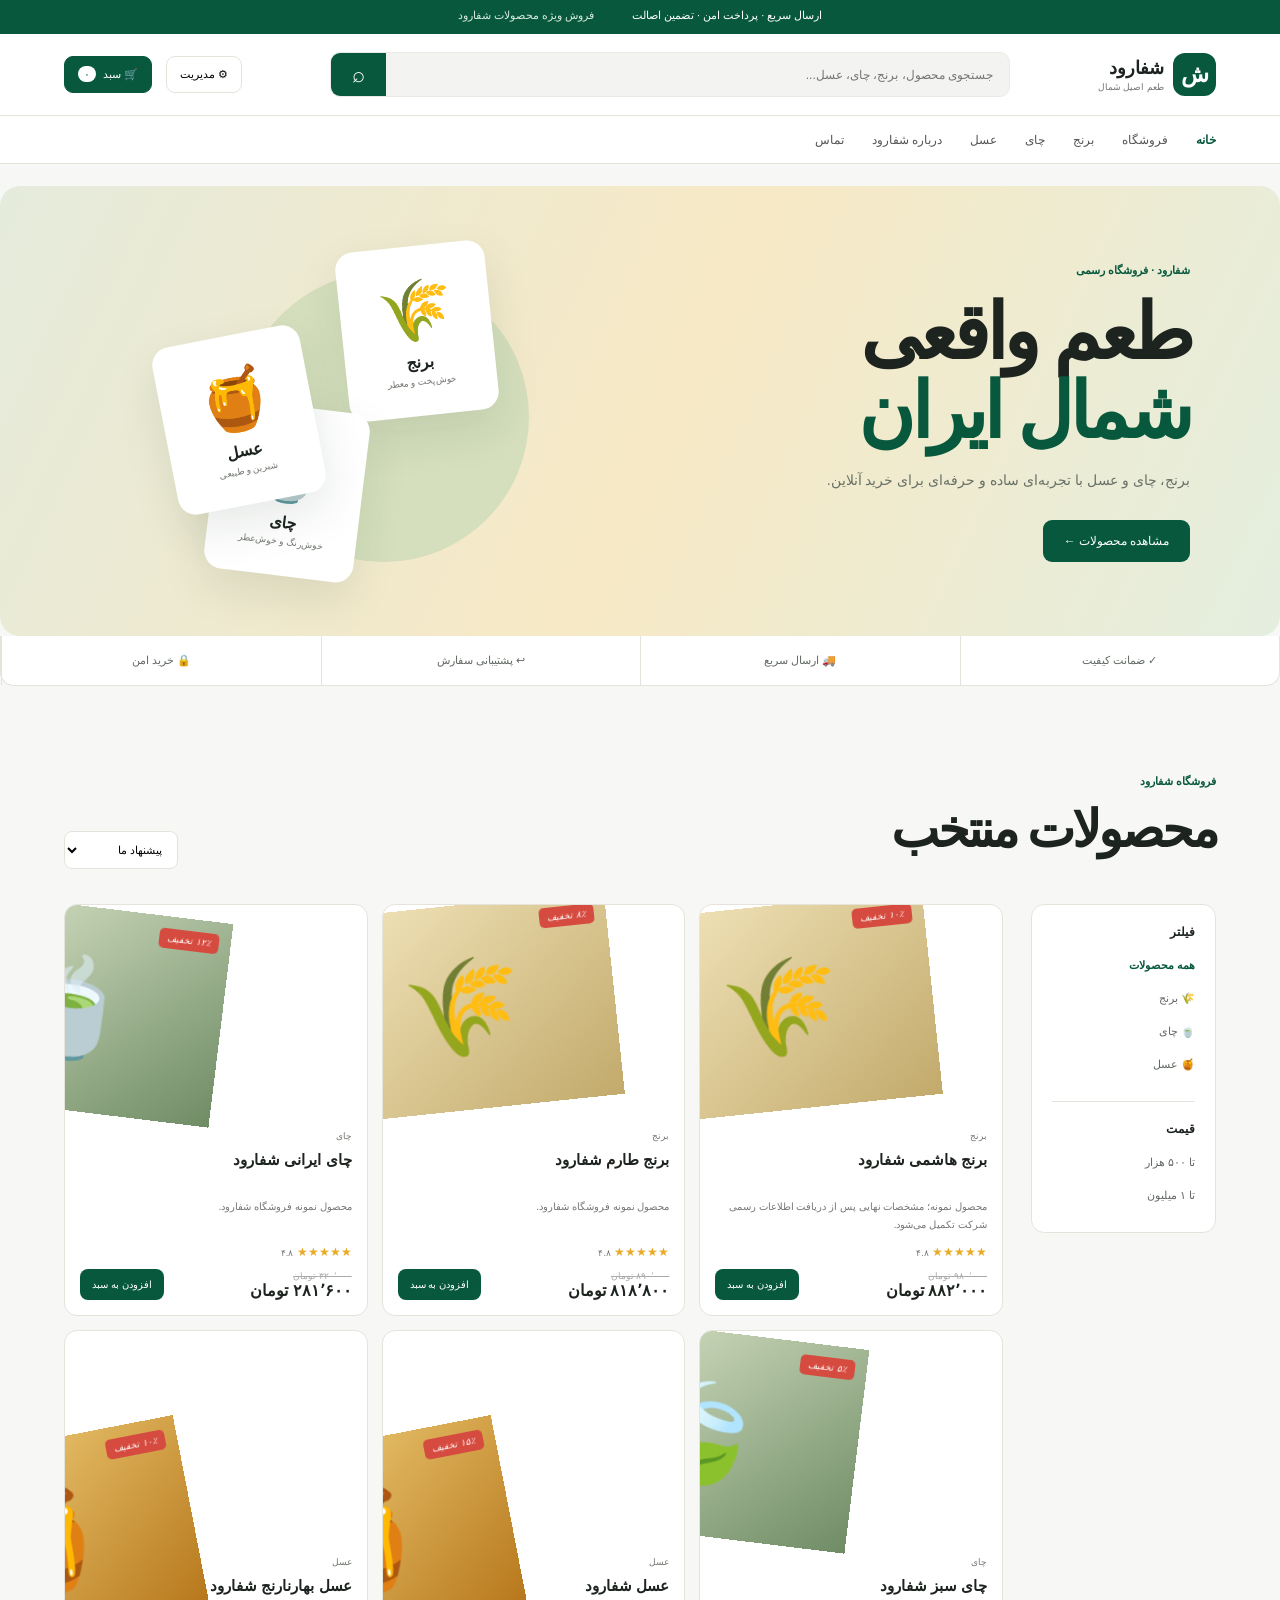
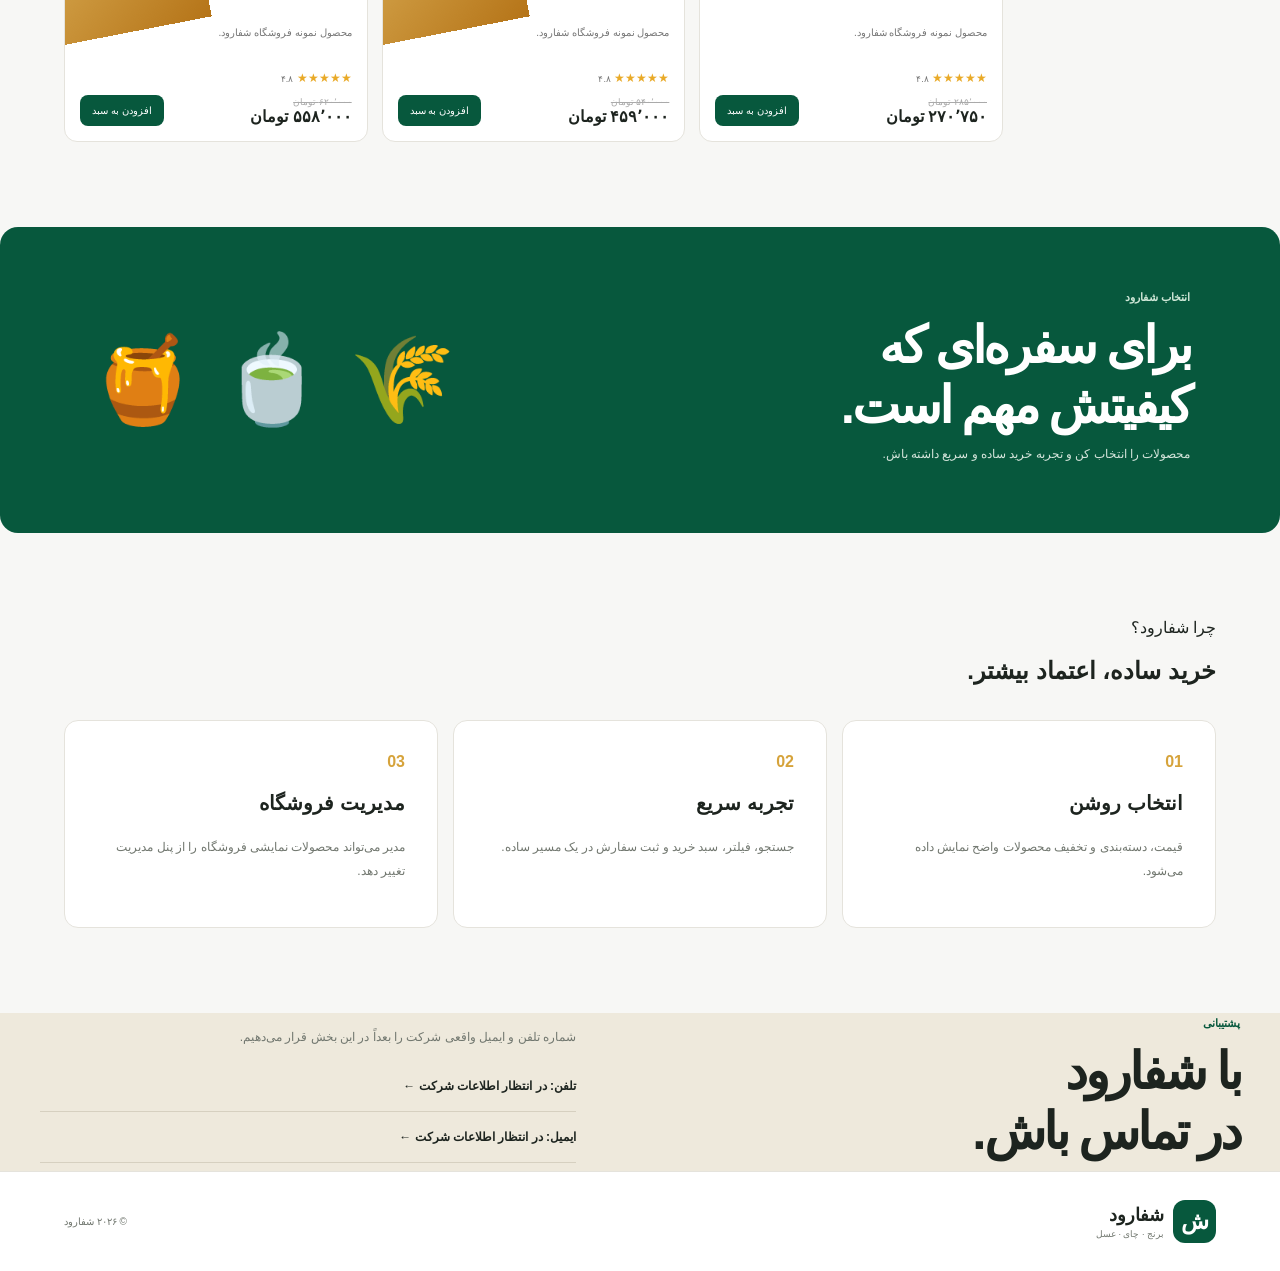
<file: index.html>
<!doctype html>
<html lang="fa" dir="rtl">
<head>
<meta charset="utf-8"><meta name="viewport" content="width=device-width,initial-scale=1">
<meta name="description" content="فروشگاه اینترنتی شفارود؛ برنج، چای و عسل">
<title>شفارود | فروشگاه محصولات اصیل</title>
<link rel="stylesheet" href="style.css">
</head>
<body>
<div class="top">ارسال سریع · پرداخت امن · تضمین اصالت <span>فروش ویژه محصولات شفارود</span></div>
<header><a class="logo" href="#home"><strong>ش</strong><div><b>شفارود</b><small>طعم اصیل شمال</small></div></a><div class="search"><input id="q" placeholder="جستجوی محصول، برنج، چای، عسل..."><button id="searchBtn">⌕</button></div><button class="headBtn" id="adminBtn">⚙ مدیریت</button><button class="cart" id="cartBtn">🛒 سبد <i id="count">۰</i></button></header>
<nav><a class="active" href="#home">خانه</a><a href="#products">فروشگاه</a><a href="#products" data-cat="برنج">برنج</a><a href="#products" data-cat="چای">چای</a><a href="#products" data-cat="عسل">عسل</a><a href="#about">درباره شفارود</a><a href="#contact">تماس</a></nav>
<main id="home">
<section class="hero"><div class="heroText"><label>شفارود · فروشگاه رسمی</label><h1>طعم واقعی<br><em>شمال ایران</em></h1><p>برنج، چای و عسل با تجربه‌ای ساده و حرفه‌ای برای خرید آنلاین.</p><a href="#products" class="primary">مشاهده محصولات ←</a></div><div class="heroCards"><div class="heroCard rice">🌾<b>برنج</b><small>خوش‌پخت و معطر</small></div><div class="heroCard tea">🍵<b>چای</b><small>خوش‌رنگ و خوش‌عطر</small></div><div class="heroCard honey">🍯<b>عسل</b><small>شیرین و طبیعی</small></div></div></section>
<section class="trust"><div>✓ ضمانت کیفیت</div><div>🚚 ارسال سریع</div><div>↩ پشتیبانی سفارش</div><div>🔒 خرید امن</div></section>
<section class="section" id="products"><div class="sectionHead"><div><label>فروشگاه شفارود</label><h2>محصولات منتخب</h2></div><div class="controls"><select id="sort"><option value="default">پیشنهاد ما</option><option value="low">ارزان‌ترین</option><option value="high">گران‌ترین</option><option value="discount">بیشترین تخفیف</option></select></div></div><div class="shop"><aside><b>فیلتر</b><button class="filter active" data-cat="همه">همه محصولات</button><button class="filter" data-cat="برنج">🌾 برنج</button><button class="filter" data-cat="چای">🍵 چای</button><button class="filter" data-cat="عسل">🍯 عسل</button><hr><b>قیمت</b><button class="priceFilter" data-max="500000">تا ۵۰۰ هزار</button><button class="priceFilter" data-max="1000000">تا ۱ میلیون</button></aside><div><div id="grid" class="grid"></div><div id="empty" class="empty hidden">محصولی پیدا نشد.</div></div></div></section>
<section class="banner"><div><label>انتخاب شفارود</label><h2>برای سفره‌ای که<br>کیفیتش مهم است.</h2><p>محصولات را انتخاب کن و تجربه خرید ساده و سریع داشته باش.</p></div><div class="bigIcon">🌾 🍵 🍯</div></section>
<section class="section" id="about"><label>چرا شفارود؟</label><h2>خرید ساده، اعتماد بیشتر.</h2><div class="why"><article><span>01</span><h3>انتخاب روشن</h3><p>قیمت، دسته‌بندی و تخفیف محصولات واضح نمایش داده می‌شود.</p></article><article><span>02</span><h3>تجربه سریع</h3><p>جستجو، فیلتر، سبد خرید و ثبت سفارش در یک مسیر ساده.</p></article><article><span>03</span><h3>مدیریت فروشگاه</h3><p>مدیر می‌تواند محصولات نمایشی فروشگاه را از پنل مدیریت تغییر دهد.</p></article></div></section>
<section class="contact" id="contact"><div><label>پشتیبانی</label><h2>با شفارود<br>در تماس باش.</h2></div><div><p>شماره تلفن و ایمیل واقعی شرکت را بعداً در این بخش قرار می‌دهیم.</p><div class="line">تلفن: در انتظار اطلاعات شرکت ←</div><div class="line">ایمیل: در انتظار اطلاعات شرکت ←</div></div></section>
</main>
<footer><div class="logo"><strong>ش</strong><div><b>شفارود</b><small>برنج · چای · عسل</small></div></div><span>© ۲۰۲۶ شفارود</span></footer>
<div id="toast" class="toast"></div>
<div class="modal" id="cartModal"><div class="card"><button class="close" data-close="cartModal">×</button><h2>سبد خرید</h2><div id="items"></div><div class="total"><span>جمع کل</span><b id="total">۰ تومان</b></div><button class="primary wide" id="checkout">ادامه ثبت سفارش</button></div></div>
<div class="modal" id="checkoutModal"><div class="card"><button class="close" data-close="checkoutModal">×</button><h2>ثبت سفارش</h2><p class="muted">این نسخه فرانت‌اند است؛ برای ثبت واقعی سفارش، درگاه و دیتابیس باید به پروژه متصل شود.</p><form id="checkoutForm"><input required placeholder="نام و نام خانوادگی"><input required placeholder="شماره تماس"><textarea required placeholder="آدرس تحویل"></textarea><button class="primary wide">ثبت درخواست</button></form></div></div>
<div class="modal" id="adminModal"><div class="card adminCard"><button class="close" data-close="adminModal">×</button><div id="login"><label>پنل مدیریت</label><h2>ورود مدیر</h2><p class="muted">کد نمایشی را وارد کن.</p><div class="code"><input id="code" type="password" placeholder="کد مدیریت"><button id="loginBtn">ورود</button></div><small>کد نمونه: 1403</small></div><div id="panel" class="hidden"><div class="panelHead"><div><label>مدیریت محصولات</label><h2>پنل شفارود</h2></div><button id="logout">خروج</button></div><form id="productForm" class="form"><input id="name" required placeholder="نام محصول"><select id="cat"><option>برنج</option><option>چای</option><option>عسل</option></select><input id="price" type="number" required placeholder="قیمت تومان"><input id="disc" type="number" min="0" max="90" value="0" placeholder="تخفیف درصدی"><input id="icon" maxlength="2" value="📦" placeholder="آیکون"><textarea id="desc" placeholder="توضیح کوتاه"></textarea><button class="primary wide">+ افزودن محصول</button></form><div id="adminList"></div></div></div></div>
<script src="app.js"></script>
</body></html>
</file>
<file: style.css>
:root{--green:#07583d;--green2:#0b7650;--cream:#f5f1e6;--paper:#fff;--ink:#1d241f;--muted:#71776f;--gold:#d6a33b;--line:#e5e3dc;--red:#d64b3f;--shadow:0 18px 45px rgba(20,45,33,.10)}*{box-sizing:border-box}html{scroll-behavior:smooth}body{margin:0;background:#f7f7f5;color:var(--ink);font-family:Tahoma,Arial,sans-serif;overflow-x:hidden}.hidden{display:none!important}.top{height:34px;background:var(--green);color:#fff;text-align:center;font-size:11px;padding:9px}.top span{margin-right:35px;color:#d8eadf}header{height:82px;background:#fff;display:flex;align-items:center;gap:14px;padding:0 max(18px,5vw);position:sticky;top:0;z-index:40;border-bottom:1px solid var(--line)}.logo{display:flex;align-items:center;gap:9px;text-decoration:none;color:var(--ink);white-space:nowrap}.logo strong{display:grid;place-items:center;width:43px;height:43px;border-radius:12px;background:var(--green);color:#fff;font-size:23px}.logo b{display:block;font-size:18px}.logo small{display:block;color:var(--muted);font-size:9px;margin-top:3px}.search{height:45px;display:flex;flex:1;max-width:680px;margin:0 auto;background:#f3f4f2;border:1px solid #ebebe6;border-radius:10px;overflow:hidden}.search input{flex:1;border:0;outline:0;background:none;padding:0 16px;font:inherit;font-size:12px}.search button{width:55px;border:0;background:var(--green);color:#fff;font-size:22px;cursor:pointer}.headBtn,.cart{border:1px solid var(--line);background:#fff;border-radius:9px;padding:11px 13px;font:inherit;font-size:11px;cursor:pointer}.cart{background:var(--green);border-color:var(--green);color:#fff}.cart i{font-style:normal;background:#fff;color:var(--green);border-radius:20px;padding:2px 6px;margin-right:4px}nav{height:48px;background:#fff;border-bottom:1px solid var(--line);display:flex;align-items:center;gap:28px;padding:0 max(18px,5vw);position:sticky;top:82px;z-index:35;overflow:auto}nav a{color:#555;text-decoration:none;font-size:12px;white-space:nowrap}nav a:hover,nav a.active{color:var(--green);font-weight:900}.hero{max-width:1400px;margin:22px auto 0;padding:60px max(30px,7vw);min-height:440px;border-radius:20px;background:linear-gradient(115deg,#e5ebdc,#f7e9c5 52%,#e4eedf);display:grid;grid-template-columns:1.05fr .95fr;align-items:center}.heroText label,.sectionHead label,.banner label,.contact label,.heroText label{font-size:11px;font-weight:900;color:var(--green)}h1{font-size:clamp(43px,6vw,78px);line-height:1.03;letter-spacing:-4px;margin:15px 0}h1 em{font-style:normal;color:var(--green)}.heroText p{max-width:540px;color:#687067;line-height:2;font-size:14px}.primary{display:inline-block;border:0;background:var(--green);color:#fff;text-decoration:none;border-radius:9px;padding:14px 21px;font:inherit;font-size:12px;cursor:pointer;margin-top:12px}.heroCards{height:330px;position:relative}.heroCards:before{content:'';position:absolute;width:290px;height:290px;border-radius:50%;background:#d5dfbd;right:16%;top:8%}.heroCard{position:absolute;width:150px;height:170px;background:#fff;border-radius:18px;box-shadow:var(--shadow);padding:18px;display:flex;flex-direction:column;justify-content:center;align-items:center;font-size:60px}.heroCard b{font-size:16px;margin-top:7px}.heroCard small{font-size:9px;color:var(--muted);margin-top:5px}.rice{right:23%;top:0;transform:rotate(-6deg)}.tea{right:48%;bottom:0;transform:rotate(7deg)}.honey{right:57%;top:27%;transform:rotate(-11deg)}.trust{max-width:1400px;margin:0 auto;background:#fff;border:1px solid var(--line);border-top:0;border-radius:0 0 14px 14px;display:grid;grid-template-columns:repeat(4,1fr)}.trust div{padding:18px;text-align:center;border-left:1px solid var(--line);font-size:11px;color:#626a63}.section{max-width:1400px;margin:auto;padding:85px max(20px,5vw)}.sectionHead{display:flex;justify-content:space-between;align-items:end;margin-bottom:35px}.sectionHead h2,.banner h2,.contact h2{font-size:clamp(34px,4vw,55px);letter-spacing:-3px;margin:10px 0}.controls select{border:1px solid var(--line);background:#fff;padding:11px;border-radius:8px;font:inherit;font-size:11px}.shop{display:grid;grid-template-columns:185px 1fr;gap:28px}.shop aside{height:max-content;background:#fff;border:1px solid var(--line);border-radius:13px;padding:20px;position:sticky;top:150px}.shop aside b{font-size:12px;display:block;margin-bottom:10px}.shop aside hr{border:0;border-top:1px solid var(--line);margin:20px 0}.filter,.priceFilter{display:block;width:100%;border:0;background:none;text-align:right;padding:10px 0;font:inherit;font-size:11px;color:#626862;cursor:pointer}.filter.active,.filter:hover,.priceFilter:hover{color:var(--green);font-weight:900}.grid{display:grid;grid-template-columns:repeat(3,1fr);gap:14px}.product{background:#fff;border:1px solid var(--line);border-radius:13px;overflow:hidden;transition:.2s}.product:hover{transform:translateY(-4px);box-shadow:var(--shadow)}.photo{height:205px;display:grid;place-items:center;font-size:95px;position:relative}.photo.rice{background:linear-gradient(140deg,#f5e8c0,#c2aa6b)}.photo.tea{background:linear-gradient(140deg,#e0e9ce,#6f8c65)}.photo.honey{background:linear-gradient(140deg,#f8dc87,#b57418)}.badge{position:absolute;right:12px;top:12px;background:var(--red);color:#fff;border-radius:5px;padding:5px 8px;font-size:9px}.info{padding:15px}.info small{color:var(--muted);font-size:9px}.info h3{font-size:15px;margin:8px 0;min-height:37px}.info p{font-size:10px;color:#777;line-height:1.8;height:37px;overflow:hidden}.stars{color:#e9aa28;font-size:12px}.stars span{color:#777;font-size:9px}.priceRow{display:flex;justify-content:space-between;align-items:end;gap:7px;margin-top:10px}.old{text-decoration:line-through;color:#aaa;font-size:9px}.price{font-size:16px;font-weight:900}.price small{font-size:8px;font-weight:400}.add{border:0;background:var(--green);color:#fff;border-radius:8px;padding:10px 12px;font:inherit;font-size:10px;cursor:pointer}.empty{text-align:center;background:#fff;border:1px solid var(--line);padding:50px;border-radius:13px;color:var(--muted)}.banner{max-width:1400px;margin:auto;border-radius:18px;background:var(--green);color:#fff;padding:60px 7vw;display:flex;align-items:center;justify-content:space-between;overflow:hidden}.banner label{color:#cfe7d7}.banner p{color:#d6e5dc;font-size:12px}.banner h2{color:#fff}.bigIcon{font-size:85px;white-space:nowrap}.why{display:grid;grid-template-columns:repeat(3,1fr);gap:15px;margin-top:35px}.why article{background:#fff;border:1px solid var(--line);border-radius:14px;padding:32px}.why span{color:var(--gold);font-weight:900}.why h3{font-size:20px}.why p,.contact p{font-size:12px;line-height:2;color:var(--muted)}.contact{background:#eee9dc;max-width:none;padding-left:max(20px,calc((100vw - 1200px)/2));padding-right:max(20px,calc((100vw - 1200px)/2));display:grid;grid-template-columns:1fr 1fr;gap:10vw}.line{padding:18px 0;border-bottom:1px solid #d6d0c0;font-size:12px;font-weight:900}footer{background:#fff;border-top:1px solid var(--line);padding:28px max(20px,5vw);display:flex;justify-content:space-between;align-items:center;color:var(--muted);font-size:10px}.modal{display:none;position:fixed;inset:0;background:#10241caa;backdrop-filter:blur(5px);z-index:100;align-items:center;justify-content:center;padding:18px}.modal.show{display:flex}.card{background:#fff;width:min(620px,100%);max-height:90vh;overflow:auto;border-radius:18px;padding:30px;position:relative;box-shadow:0 30px 90px #0004}.close{position:absolute;left:16px;top:14px;width:34px;height:34px;border:0;border-radius:50%;font-size:23px;cursor:pointer}.card h2{font-size:28px;margin:4px 0 14px}.muted{color:var(--muted);font-size:11px;line-height:1.9}.cartItem{display:grid;grid-template-columns:55px 1fr auto;gap:12px;align-items:center;border-bottom:1px solid var(--line);padding:14px 0}.cartIcon{width:55px;height:55px;border-radius:10px;background:var(--cream);display:grid;place-items:center;font-size:28px}.cartItem h4{font-size:12px;margin:0 0 7px}.qty{display:flex;gap:7px;align-items:center}.qty button{width:25px;height:25px;border:1px solid var(--line);background:#fff;border-radius:6px;cursor:pointer}.total{display:flex;justify-content:space-between;padding:20px 0;font-size:14px}.wide{width:100%;margin-top:5px}.card input,.card textarea,.card select{width:100%;border:1px solid var(--line);border-radius:8px;padding:12px;font:inherit;font-size:11px;outline:0}.card textarea{min-height:80px;resize:vertical}.card form{display:grid;gap:10px}.code{display:flex;gap:8px}.code button{border:0;background:var(--green);color:#fff;border-radius:8px;padding:0 20px}.adminCard{width:min(850px,100%)}.panelHead{display:flex;justify-content:space-between;align-items:center}.panelHead>button{border:0;background:#f0f0ed;border-radius:7px;padding:9px;cursor:pointer}.form{grid-template-columns:1fr 1fr}.form textarea,.form .wide{grid-column:1/-1}.adminRow{display:grid;grid-template-columns:45px 1fr auto;gap:10px;align-items:center;border:1px solid var(--line);border-radius:9px;padding:9px;margin-top:8px}.adminRow .ico{font-size:25px}.adminRow b{font-size:11px}.adminRow small{display:block;color:var(--muted);margin-top:3px}.adminRow button{border:0;background:#f0f0ed;border-radius:7px;padding:8px;cursor:pointer}.toast{position:fixed;bottom:25px;left:50%;transform:translate(-50%,20px);opacity:0;background:#202420;color:#fff;padding:12px 20px;border-radius:9px;font-size:11px;z-index:200;transition:.2s}.toast.show{opacity:1;transform:translate(-50%,0)}@media(max-width:900px){header{flex-wrap:wrap;height:auto;padding:10px 15px}.search{order:3;flex-basis:100%}nav{top:116px}.headBtn{display:none}.hero{grid-template-columns:1fr;padding:45px 30px}.heroCards{display:none}.grid{grid-template-columns:repeat(2,1fr)}.shop{grid-template-columns:1fr}.shop aside{position:static;display:flex;gap:7px;overflow:auto}.shop aside b,.shop aside hr{display:none}.filter,.priceFilter{white-space:nowrap;border:1px solid var(--line);border-radius:20px;padding:8px 13px;width:auto}.why{grid-template-columns:1fr 1fr}.contact{grid-template-columns:1fr}.bigIcon{font-size:55px}}@media(max-width:600px){.top span{display:none}.trust{grid-template-columns:1fr 1fr}.trust div{padding:13px}.section{padding-top:60px;padding-bottom:60px}.grid{grid-template-columns:1fr 1fr}.photo{height:150px;font-size:70px}.info{padding:10px}.info h3{font-size:12px}.priceRow{display:block}.add{width:100%;margin-top:8px}.why{grid-template-columns:1fr}.banner{display:block;padding:45px 25px}.bigIcon{margin-top:20px}.contact{padding-left:20px;padding-right:20px}footer{display:grid;gap:12px}}
</file>
